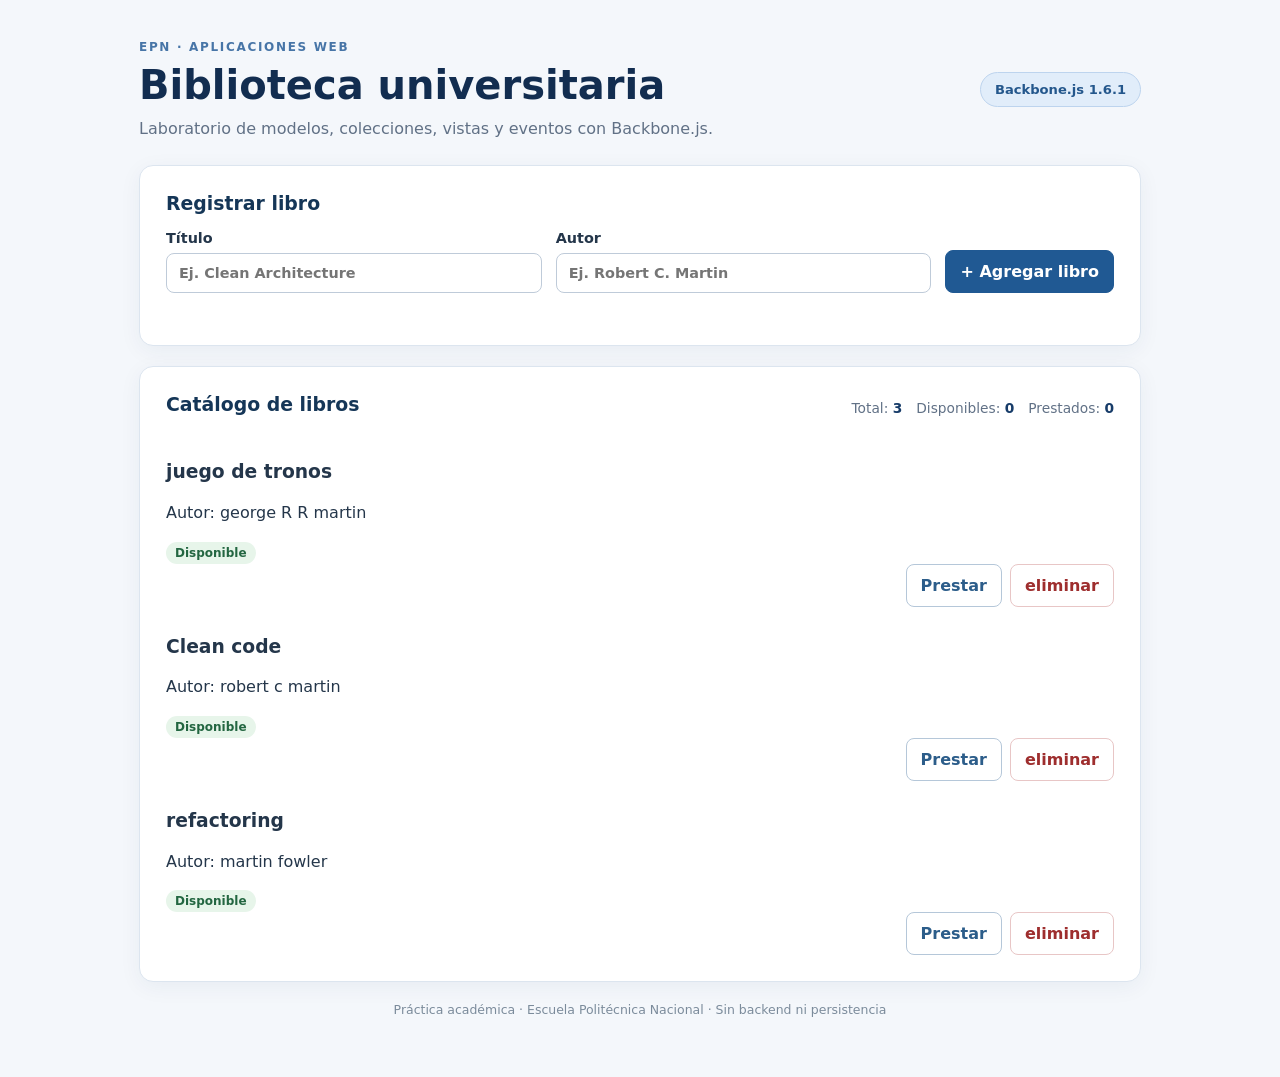
<file: proyecto_base_backbone/index.html>
<!DOCTYPE html>
<html lang="es">
<head>
  <meta charset="UTF-8">
  <meta name="viewport" content="width=device-width, initial-scale=1.0">
  <title>Biblioteca EPN | Laboratorio Backbone.js</title>
  <link rel="stylesheet" href="css/styles.css">
</head>
<body>
  <main class="contenedor">
    <header class="encabezado">
      <div>
        <p class="etiqueta">EPN · APLICACIONES WEB</p>
        <h1>Biblioteca universitaria</h1>
        <p class="subtitulo">Laboratorio de modelos, colecciones, vistas y eventos con Backbone.js.</p>
      </div>
      <span class="chip">Backbone.js 1.6.1</span>
    </header>

    <section class="panel" aria-labelledby="titulo-registro">
      <h2 id="titulo-registro">Registrar libro</h2>
      <form id="form-libro">
        <div class="fila-formulario">
          <label>Título
            <input id="titulo" name="titulo" placeholder="Ej. Clean Architecture" required maxlength="100">
          </label>
          <label>Autor
            <input id="autor" name="autor" placeholder="Ej. Robert C. Martin" required maxlength="100">
          </label>
          <button type="submit" class="boton boton-principal">+ Agregar libro</button>
        </div>
        <p id="mensaje" class="mensaje" role="status" aria-live="polite"></p>
      </form>
    </section>

    <section class="panel" aria-labelledby="titulo-catalogo">
      <div class="cabecera-seccion">
        <h2 id="titulo-catalogo">Catálogo de libros</h2>
        <div class="resumen">
          <span>Total: <strong id="total">0</strong></span>
          <span>Disponibles: <strong id="disponibles">0</strong></span>
          <span>Prestados: <strong id="prestados">0</strong></span>
        </div>
      </div>
      <div id="lista-libros" class="lista-libros" aria-live="polite">
        <p class="vacio">Aún no hay libros. Continúa con los pasos del tutorial.</p>
      </div>
    </section>
    <footer>Práctica académica · Escuela Politécnica Nacional · Sin backend ni persistencia</footer>
  </main>
  <!-- IMPORTANTE: el orden de las bibliotecas es relevante -->
  <script src="lib/jquery-3.7.1.min.js"></script>
  <script src="lib/underscore-1.13.7.min.js"></script>
  <script src="lib/backbone-1.6.1.min.js"></script>
  <!-- Código del estudiante: primero las clases, luego la aplicación -->
  <script src="js/modelo.js"></script>
  <script src="js/coleccion.js"></script>
  <script src="js/vista.js"></script>
  <script src="js/app.js"></script>
</body>
</html>
</file>
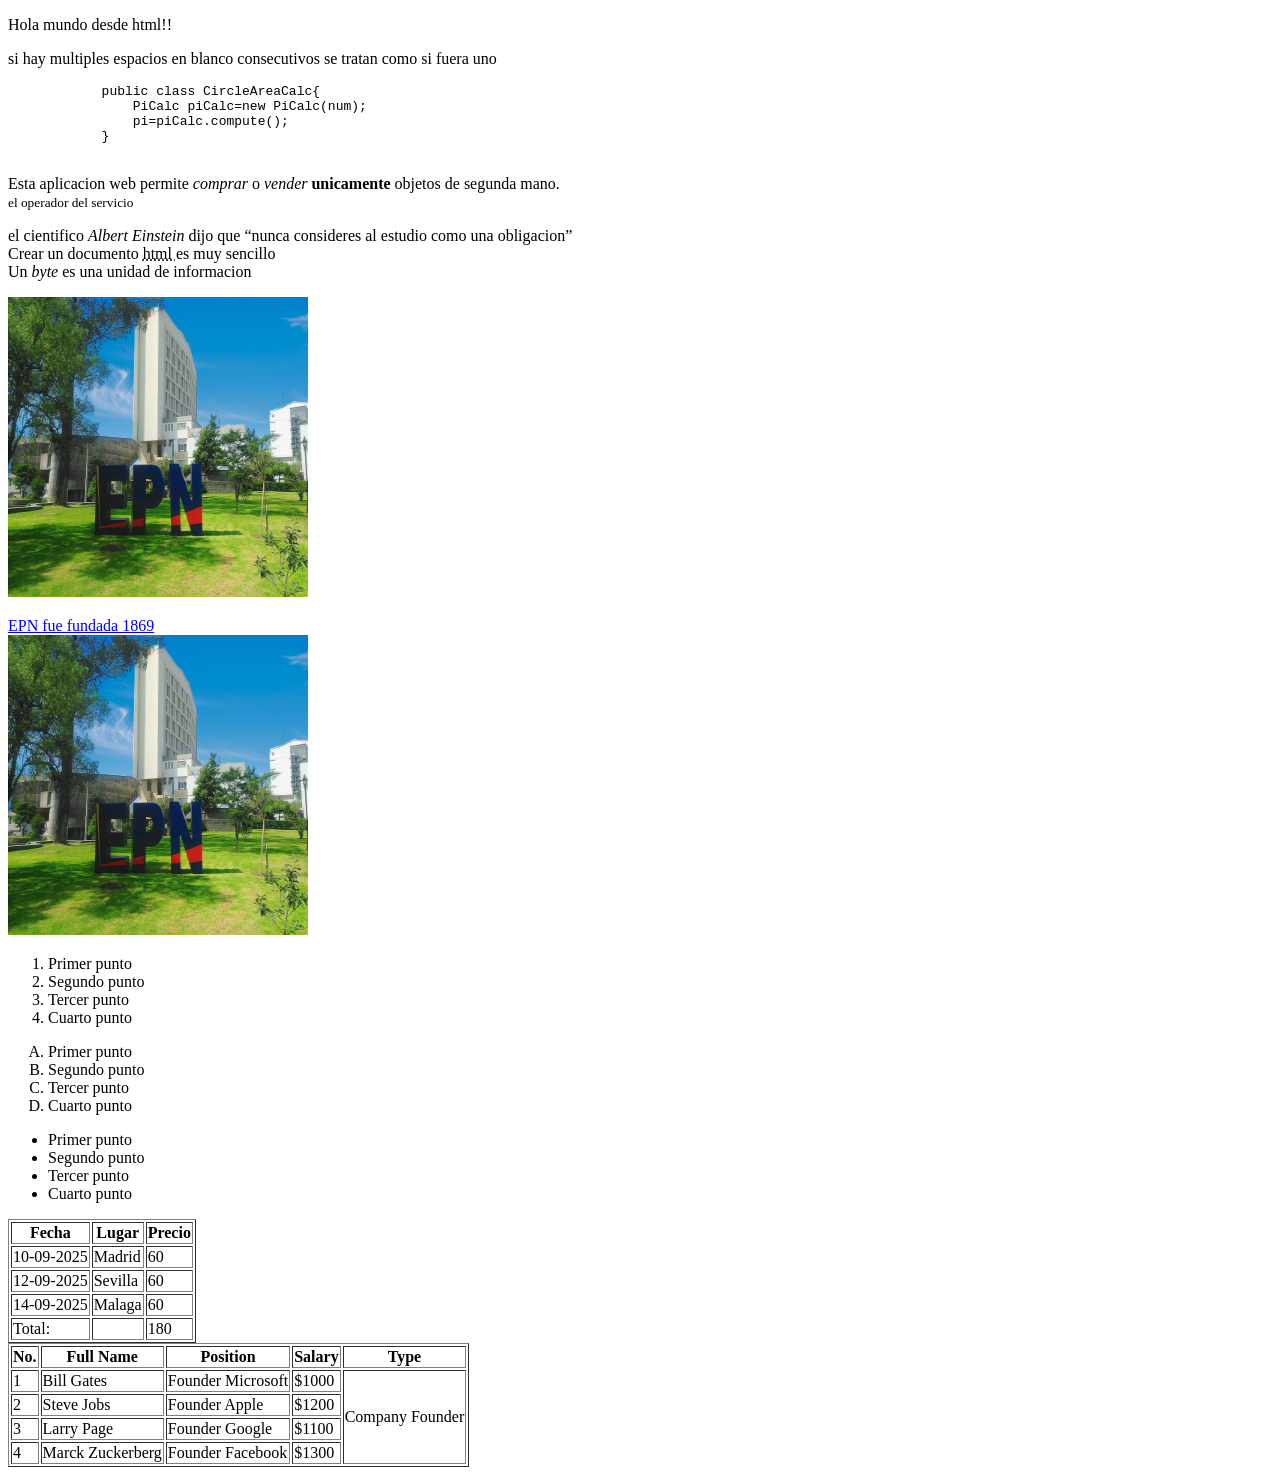
<file: Web-01/index.html>
<!DOCTYPE html>
<html>
    <head>
        <meta http-eqiv="content-type" content="text/html";
        charset="UTF-8">
        <meta charset="UTF-8"> 
        <title>Mi primera pagina web</title>
    </head>
    <body>
        <p>Hola mundo desde html!!</p> <!-- COMENTARIO PARRAFO-->
        <!--Espacios en blanco y fin de linea-->
        <p> si hay multiples espacios     en blanco consecutivos
            se tratan  como si  fuera uno  
        </p>
        <pre>
            public class CircleAreaCalc{
                PiCalc piCalc=new PiCalc(num);
                pi=piCalc.compute();
            }
        </pre>

        <p>Esta aplicacion web permite <em>comprar</em>
            o <em>vender</em> <strong>unicamente</strong> objetos de 
            segunda mano. 
            <br> <!--salto de linea br-->
            <small>el operador del servicio</small>
        </p>

        <p>el cientifico <cite>Albert Einstein</cite> dijo que 
            <q>nunca consideres al estudio como una obligacion</q>
            <br>
            Crear un documento <abbr title="Hypertext Markup Language">
                html
            </abbr> es muy sencillo
            <br>
            Un <dfn>byte</dfn> es una unidad de informacion
            
        </p>

        <p>
            <img src="./img/epn.jpg" width="300" height="300">
        </p>
        <!--enlaces o links-->
        <a href="https://www.epn.edu.ec/" target="_blank">
            EPN fue fundada 1869</a>

        <a href="https://www.epn.edu.ec/" target="_blank">
            <br>
        <img src="./img/epn.jpg" width="300" height="300"></a>    


        <!--listas ordenadas-->
        <ol>
            <li>Primer punto</li>
            <li>Segundo punto</li>
            <li>Tercer punto</li>
            <li>Cuarto punto</li>
        </ol>
        <ol type="A">
            <li>Primer punto</li>
            <li>Segundo punto</li>
            <li>Tercer punto</li>
            <li>Cuarto punto</li>
        </ol>
        <ul>
            <li>Primer punto</li>
            <li>Segundo punto</li>
            <li>Tercer punto</li>
            <li>Cuarto punto</li>
        </ul>

        <table border="1">
            <thead>
                <tr><th>Fecha</th><th>Lugar</th><th>Precio</th>
                </tr>
            </thead>

            <tbody>
                <tr><td>10-09-2025</td><td>Madrid</td><td>60</td></tr>
                <tr><td>12-09-2025</td><td>Sevilla</td><td>60</td></tr>
                <tr><td>14-09-2025</td><td>Malaga</td><td>60</td></tr>
            </tbody>
            <tfoot>
                <tr><td>Total:</td><td></td><td>180</td></tr>
            </tfoot>
        </table>



        <table border="1">
            <thead>
                <tr><th>No.</th><th>Full Name</th><th>Position</th><th>Salary</th><th>Type</th>
                </tr>
            </thead>

            <tbody>
                <tr><td>1</td><td>Bill Gates</td><td>Founder Microsoft</td><td>$1000</td><td rowspan="4">Company Founder</td></tr>
                <tr><td>2</td><td>Steve Jobs</td><td>Founder Apple</td><td>$1200</td></tr>
                <tr><td>3</td><td>Larry Page</td><td>Founder Google</td><td>$1100</td></tr>
                <tr><td>4</td><td>Marck Zuckerberg</td><td>Founder Facebook</td><td>$1300</td></tr>
            </tbody>
        </table>


    </body>
</html>
</file>
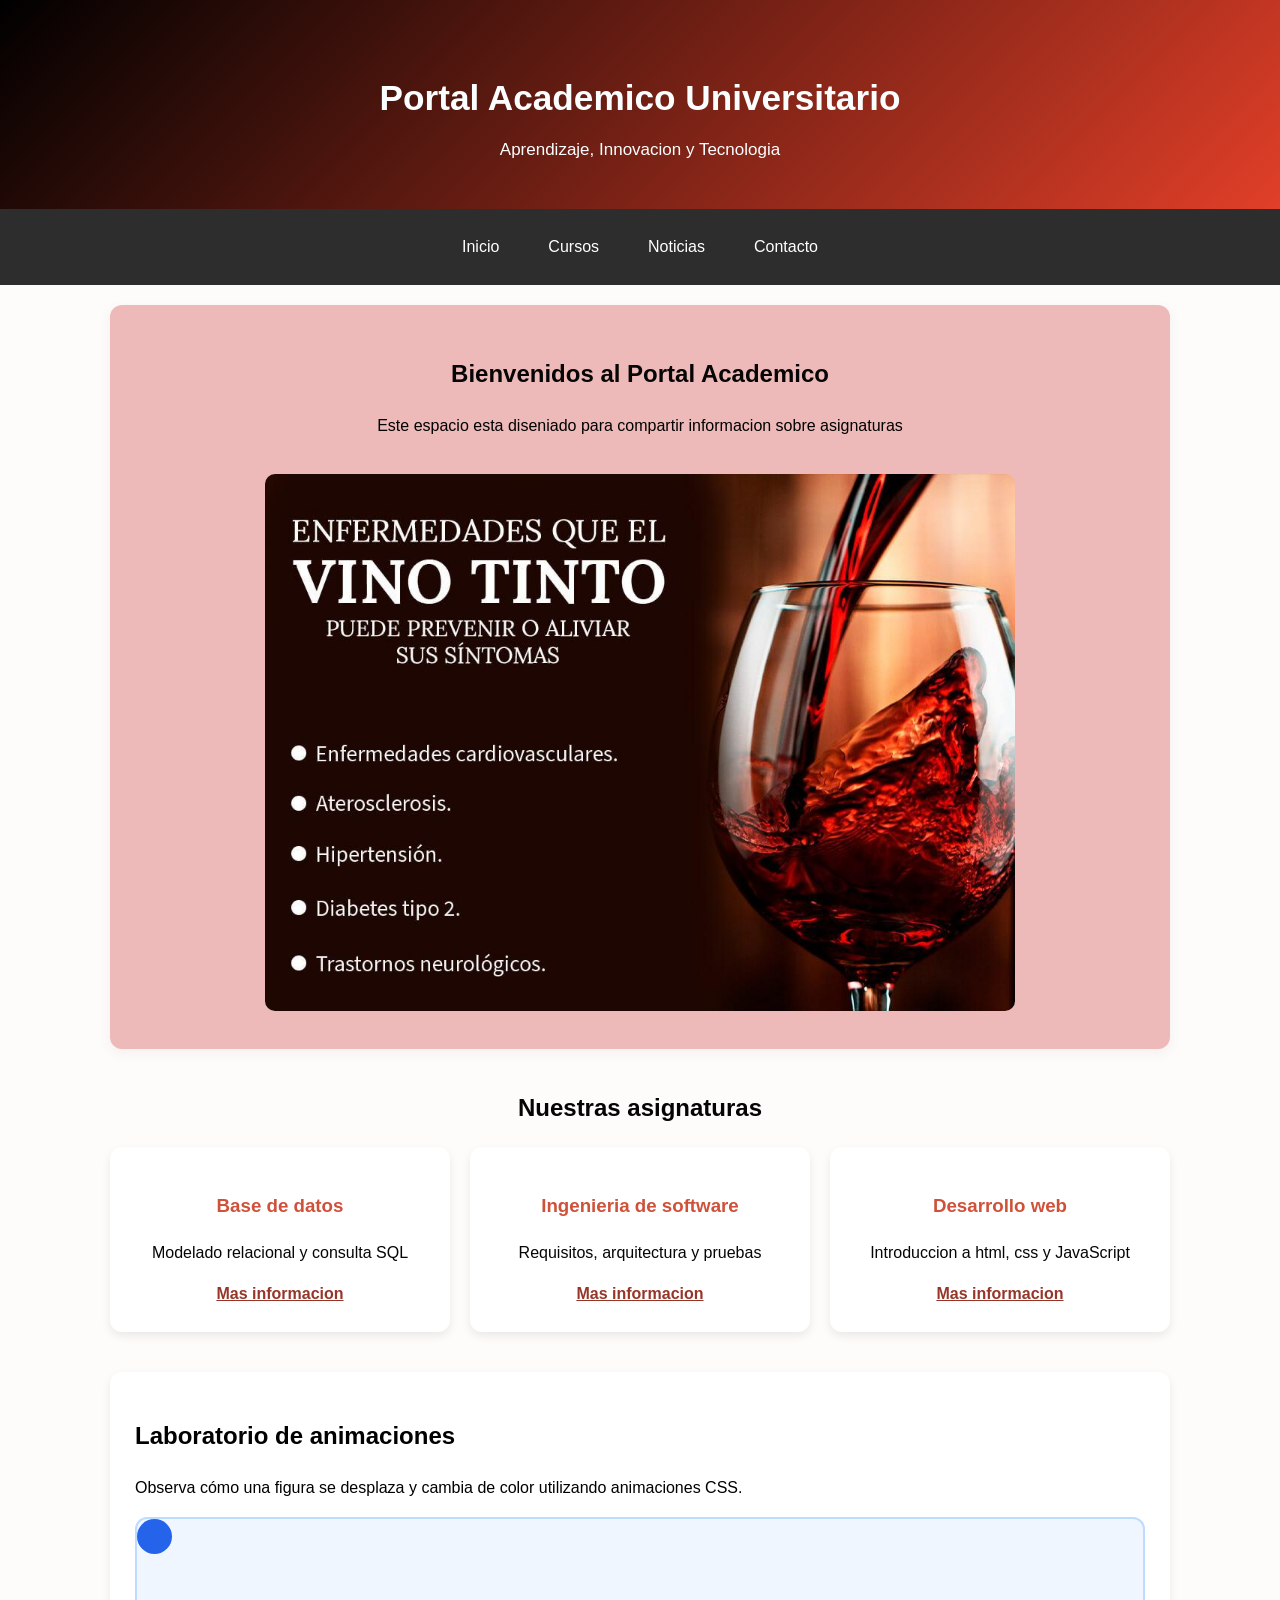
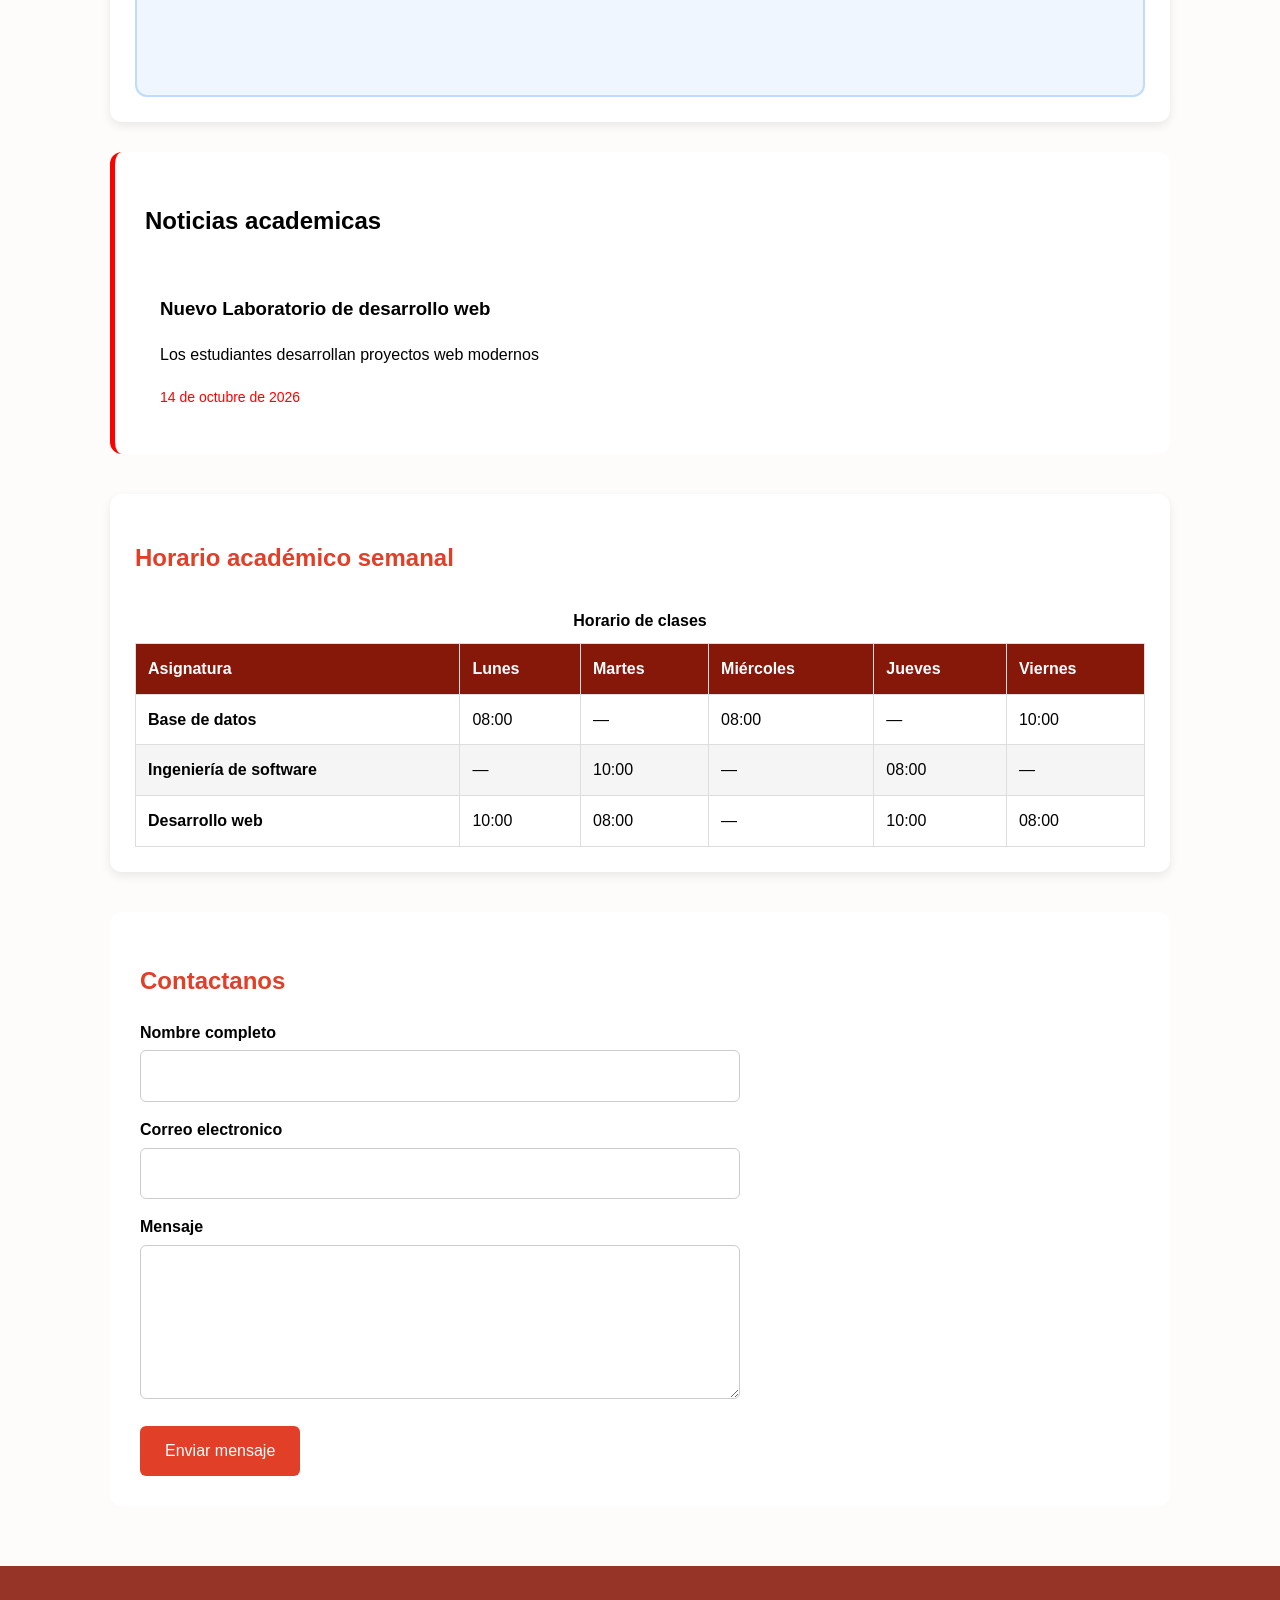
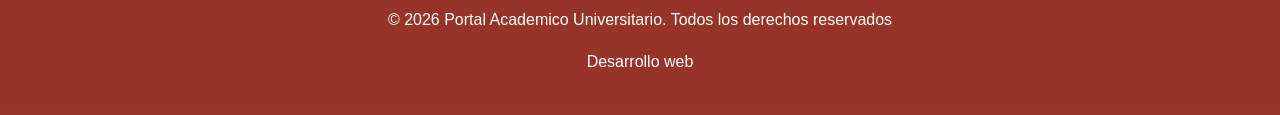
<file: Web-02/index.html>
<!DOCTYPE html>
<html lang="es">
    <head>
        <meta charset="UTF-8">
        <meta name="viewport"
            content="width=device-width, initial-scale=1.0">
        <title>Portal Academico Universitario</title>
        <link rel="stylesheet" href="css/estilos.css">
        
    </head>
    <body>
        <header class="encabezado">
            <h1>Portal Academico Universitario</h1>
            <!--<h1>Portal Academico Universitario</h1>
            <style>
                h1{
                    color: blueviolet;
                }
            </style>-->
            <p>Aprendizaje, Innovacion y Tecnologia</p>
        </header>
           
        <nav class="navegacion" aria-label="Menu Principal">
            <ul>
                <li><a href="#inicio">Inicio</a></li>
                <li><a href="#cursos">Cursos</a></li>
                <li><a href="#noticias">Noticias</a></li>
                <li><a href="#contacto">Contacto</a></li>
            </ul>
        </nav>
        <!--contenido principal-->
        <main>
            <section id="inicio" class="bienvenida" >
                <h2 style="color: rgb(7, 6, 6);">Bienvenidos al Portal Academico</h2>
                <p>Este espacio esta diseniado para compartir 
                    informacion sobre asignaturas
                </p>
                <img src="img/epn.jpeg" 
                alt="campus universitario"
                class="imagen-principal" width="300" height="300">

            </section>

            <section id="cursos" class="seccion-cursos">
                <h2>Nuestras asignaturas</h2>
                <div class="contenedor-cursos">
                    <article class="tarjeta">
                        <h3>Base de datos</h3>
                        <p>Modelado relacional y consulta SQL</p>
                        <a href="#contacto">Mas informacion</a>
                    </article>
                    <article class="tarjeta">
                        <h3>Ingenieria de software</h3>
                        <p>Requisitos, arquitectura y pruebas</p>
                        <a href="#contacto">Mas informacion</a>
                    </article>
                    <article class="tarjeta">
                        <h3>Desarrollo web</h3>
                        <p>Introduccion a html, css y JavaScript</p>
                        <a href="#contacto">Mas informacion</a>
                    </article>
                </div>
            </section>

            
            <section class="laboratorio-animacion" id="animaciones">
                <h2>Laboratorio de animaciones</h2>
                <p>
                    Observa cómo una figura se desplaza y cambia de color
                    utilizando animaciones CSS.
                </p>

                <div class="escenario">
                    <div class="pelota"></div>
                </div>
            </section>


            <section id="noticias" class="noticias">
                <h2>Noticias academicas</h2>
                <article>
                    <h3>Nuevo Laboratorio de desarrollo web</h3>
                    <p>Los estudiantes desarrollan proyectos web modernos</p>
                    <time datetime="2026-10-14">
                        14 de octubre de 2026
                    </time>
                </article>
            </section>

            
            <section class="horario">
                <h2>Horario académico semanal</h2>

                <div class="tabla-responsive"
                    role="region"
                    aria-label="Horario académico"
                    tabindex="0">

                    <table>
                        <caption>Horario de clases</caption>

                        <thead>
                            <tr>
                                <th scope="col">Asignatura</th>
                                <th scope="col">Lunes</th>
                                <th scope="col">Martes</th>
                                <th scope="col">Miércoles</th>
                                <th scope="col">Jueves</th>
                                <th scope="col">Viernes</th>
                            </tr>
                        </thead>

                        <tbody>
                            <tr>
                                <th scope="row">Base de datos</th>
                                <td>08:00</td>
                                <td>—</td>
                                <td>08:00</td>
                                <td>—</td>
                                <td>10:00</td>
                            </tr>
                            <tr>
                                <th scope="row">Ingeniería de software</th>
                                <td>—</td>
                                <td>10:00</td>
                                <td>—</td>
                                <td>08:00</td>
                                <td>—</td>
                            </tr>
                            <tr>
                                <th scope="row">Desarrollo web</th>
                                <td>10:00</td>
                                <td>08:00</td>
                                <td>—</td>
                                <td>10:00</td>
                                <td>08:00</td>
                            </tr>
                        </tbody>
                    </table>
                </div>
            </section>

            <section id="contacto" class="contacto">
                <h2>Contactanos</h2>
                <form action="https://httweb.org/post" method="post">
                    <label for="nombre">Nombre completo</label>
                    <input type="text" id="nombre" name="nombre" required>
                    <label for="correo">Correo electronico</label>
                    <input type="email" id="correo" name="correo" required>
                    <label for="mensaje">Mensaje</label>
                    <textarea id="mensaje" name="mensaje" rows="5" required></textarea>
                    <button type="submit">Enviar mensaje</button>
                </form>
            </section>
            
        </main>
        <footer class="pie-pagina">
            <p>
                &copy; 2026 Portal Academico Universitario.
                Todos los derechos reservados
            </p>
            <p>Desarrollo web</p>
        </footer>
        
    </body>
</html>
</file>
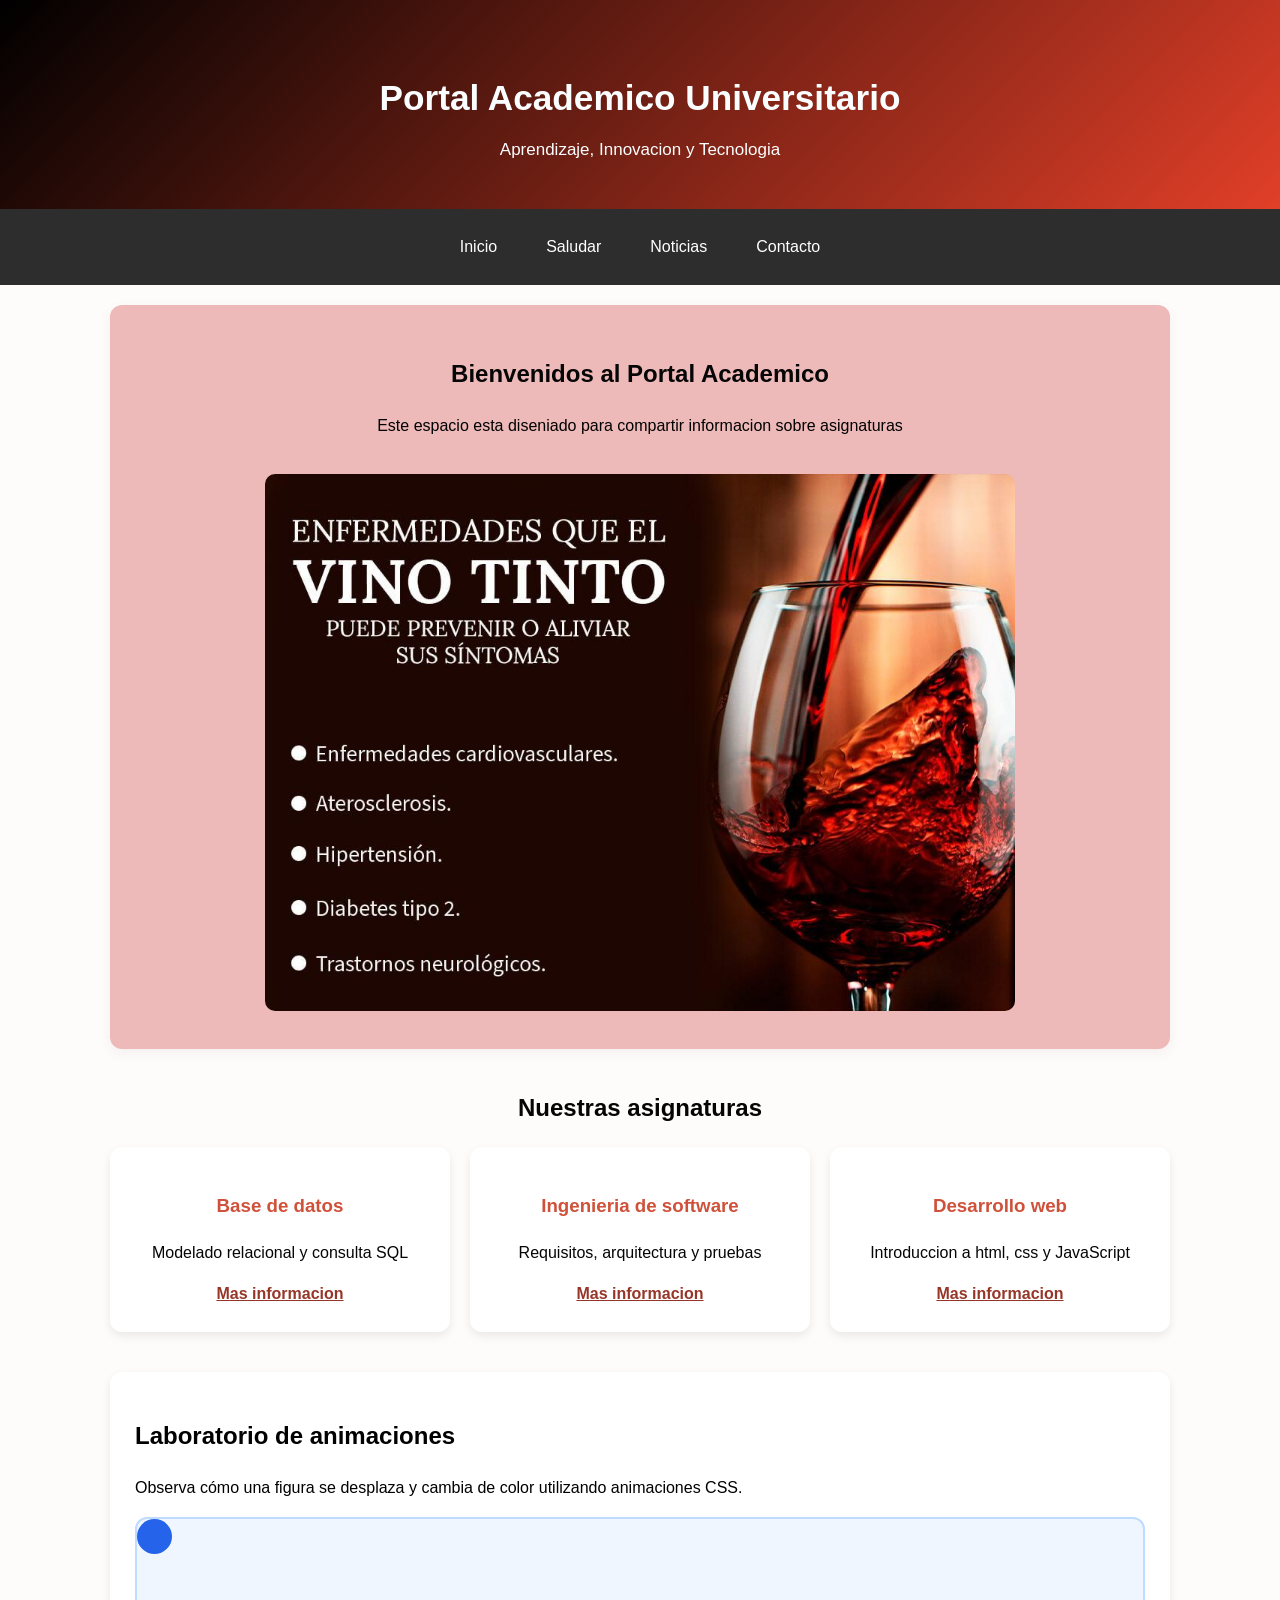
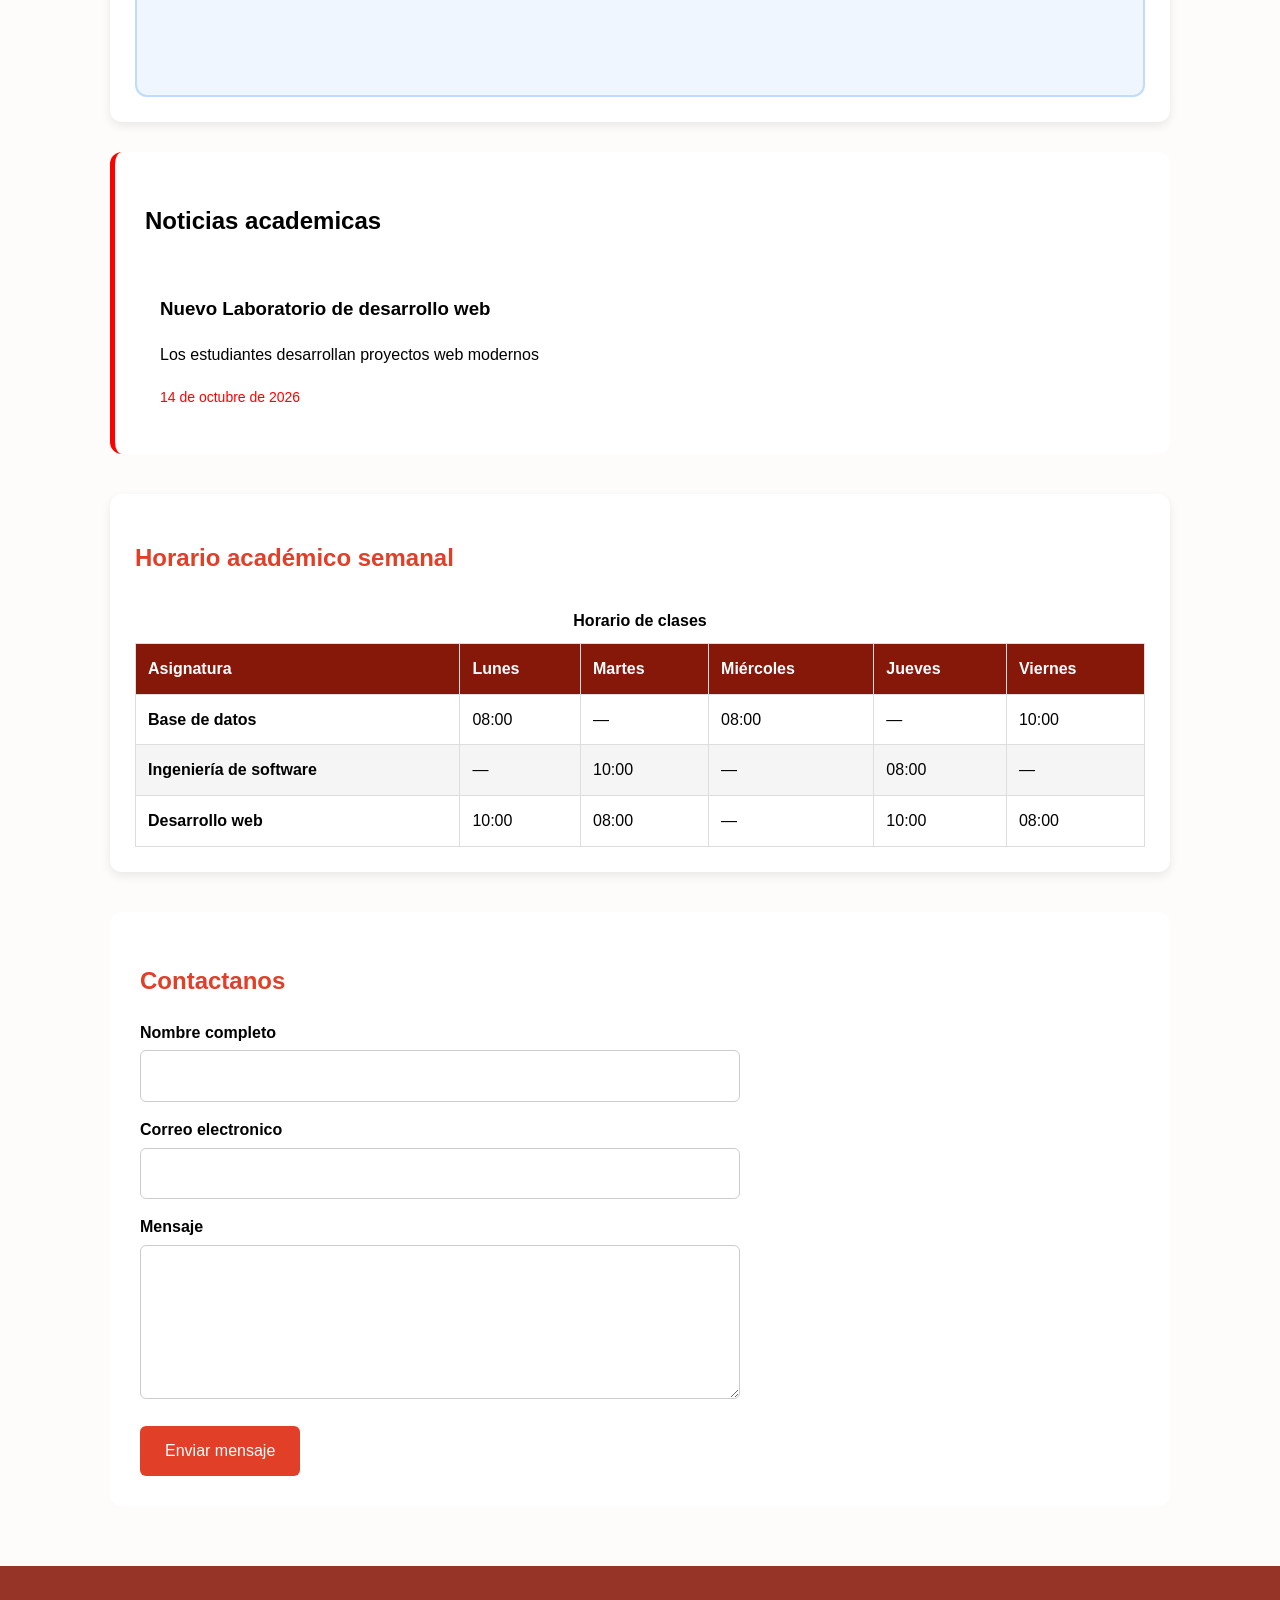
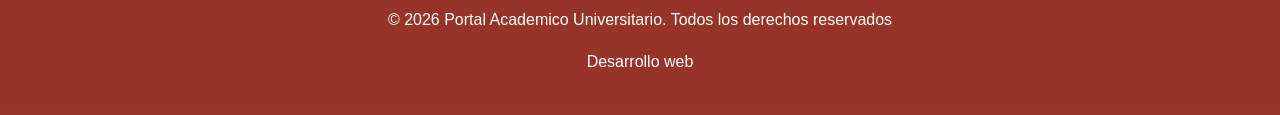
<file: Web-03/index.html>
<!DOCTYPE html>
<html lang="es">
    <head>
        <meta charset="UTF-8">
        <meta name="viewport"
            content="width=device-width, initial-scale=1.0">
        <title>Portal Academico Universitario</title>
        <link rel="stylesheet" href="css/estilos.css">
        
    </head>
    <body>
        <header class="encabezado">
            <h1>Portal Academico Universitario</h1>
            <!--<h1>Portal Academico Universitario</h1>
            <style>
                h1{
                    color: blueviolet;
                }
            </style>-->
            <p>Aprendizaje, Innovacion y Tecnologia</p>
        </header>
           
        <nav class="navegacion" aria-label="Menu Principal">
            <ul>
                <li><a href="#inicio">Inicio</a></li>
                <li><a href="saludar.html">Saludar</a></li>
                <li><a href="#noticias">Noticias</a></li>
                <li><a href="#contacto">Contacto</a></li>
            </ul>
        </nav>
        <!--contenido principal-->
        <main>
            <section id="inicio" class="bienvenida" >
                <h2 style="color: rgb(7, 6, 6);">Bienvenidos al Portal Academico</h2>
                <p>Este espacio esta diseniado para compartir 
                    informacion sobre asignaturas
                </p>
                <img src="img/epn.jpeg" 
                alt="campus universitario"
                class="imagen-principal" width="300" height="300">

            </section>

            <section id="cursos" class="seccion-cursos">
                <h2>Nuestras asignaturas</h2>
                <div class="contenedor-cursos">
                    <article class="tarjeta">
                        <h3>Base de datos</h3>
                        <p>Modelado relacional y consulta SQL</p>
                        <a href="#contacto">Mas informacion</a>
                    </article>
                    <article class="tarjeta">
                        <h3>Ingenieria de software</h3>
                        <p>Requisitos, arquitectura y pruebas</p>
                        <a href="#contacto">Mas informacion</a>
                    </article>
                    <article class="tarjeta">
                        <h3>Desarrollo web</h3>
                        <p>Introduccion a html, css y JavaScript</p>
                        <a href="#contacto">Mas informacion</a>
                    </article>
                </div>
            </section>

            
            <section class="laboratorio-animacion" id="animaciones">
                <h2>Laboratorio de animaciones</h2>
                <p>
                    Observa cómo una figura se desplaza y cambia de color
                    utilizando animaciones CSS.
                </p>

                <div class="escenario">
                    <div class="pelota"></div>
                </div>
            </section>


            <section id="noticias" class="noticias">
                <h2>Noticias academicas</h2>
                <article>
                    <h3>Nuevo Laboratorio de desarrollo web</h3>
                    <p>Los estudiantes desarrollan proyectos web modernos</p>
                    <time datetime="2026-10-14">
                        14 de octubre de 2026
                    </time>
                </article>
            </section>

            
            <section class="horario">
                <h2>Horario académico semanal</h2>

                <div class="tabla-responsive"
                    role="region"
                    aria-label="Horario académico"
                    tabindex="0">

                    <table>
                        <caption>Horario de clases</caption>

                        <thead>
                            <tr>
                                <th scope="col">Asignatura</th>
                                <th scope="col">Lunes</th>
                                <th scope="col">Martes</th>
                                <th scope="col">Miércoles</th>
                                <th scope="col">Jueves</th>
                                <th scope="col">Viernes</th>
                            </tr>
                        </thead>

                        <tbody>
                            <tr>
                                <th scope="row">Base de datos</th>
                                <td>08:00</td>
                                <td>—</td>
                                <td>08:00</td>
                                <td>—</td>
                                <td>10:00</td>
                            </tr>
                            <tr>
                                <th scope="row">Ingeniería de software</th>
                                <td>—</td>
                                <td>10:00</td>
                                <td>—</td>
                                <td>08:00</td>
                                <td>—</td>
                            </tr>
                            <tr>
                                <th scope="row">Desarrollo web</th>
                                <td>10:00</td>
                                <td>08:00</td>
                                <td>—</td>
                                <td>10:00</td>
                                <td>08:00</td>
                            </tr>
                        </tbody>
                    </table>
                </div>
            </section>

            <section id="contacto" class="contacto">
                <h2>Contactanos</h2>
                <form action="https://httweb.org/post" method="post">
                    <label for="nombre">Nombre completo</label>
                    <input type="text" id="nombre" name="nombre" required>
                    <label for="correo">Correo electronico</label>
                    <input type="email" id="correo" name="correo" required>
                    <label for="mensaje">Mensaje</label>
                    <textarea id="mensaje" name="mensaje" rows="5" required></textarea>
                    <button type="submit">Enviar mensaje</button>
                </form>
            </section>
            
        </main>
        <footer class="pie-pagina">
            <p>
                &copy; 2026 Portal Academico Universitario.
                Todos los derechos reservados
            </p>
            <p>Desarrollo web</p>
        </footer>
        
    </body>
</html>
</file>
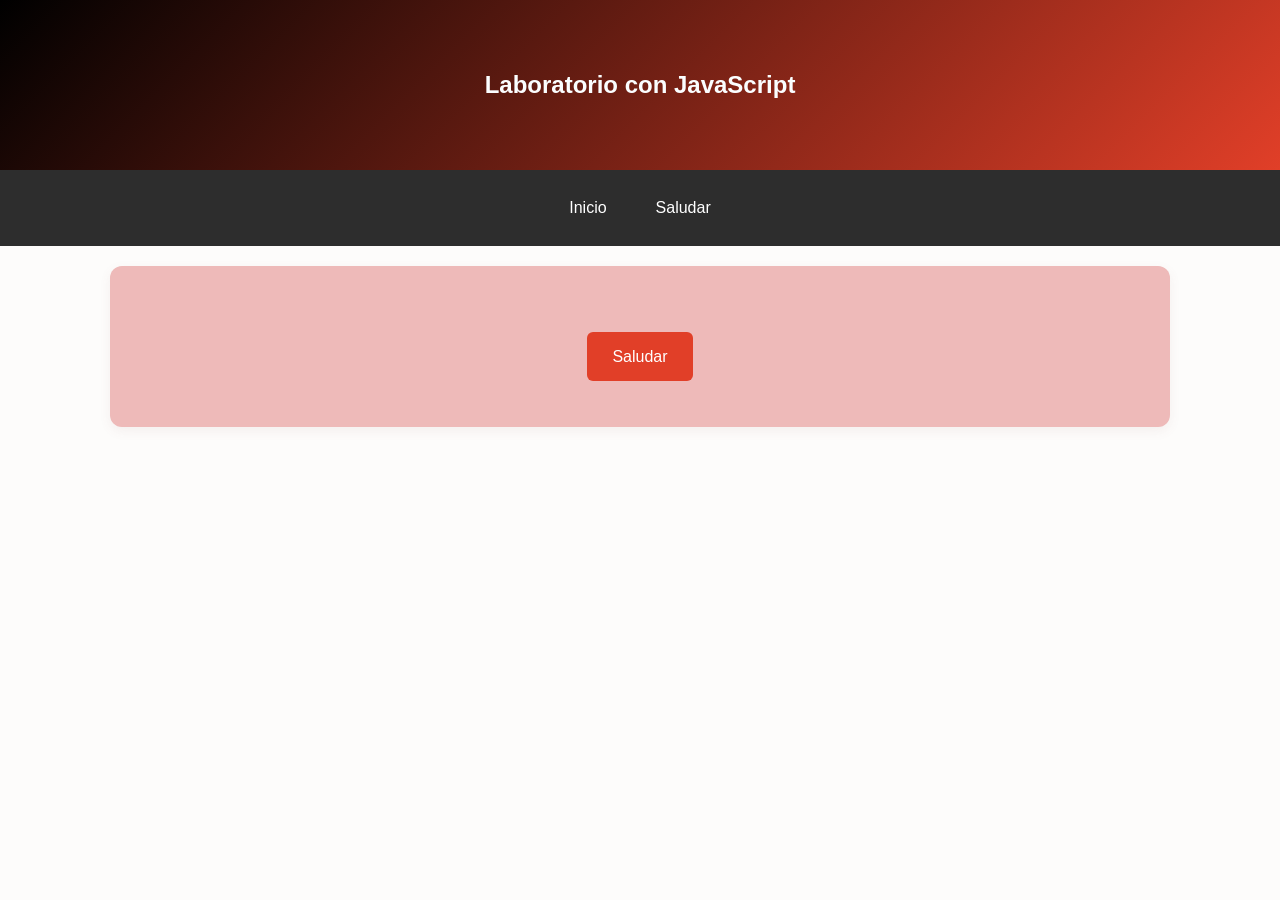
<file: Web-03/saludar.html>
<!DOCTYPE html>
<html>
    <head>
        <meta charset="UTF-8">
        <title>Introduccion a JS</title>
        <link rel="stylesheet" href="css/estilos.css">
    </head>
    <body>
        <header class="encabezado">
            <h2>Laboratorio con JavaScript</h2>
        </header>
        <nav class="navegacion" aria-label="Menu Principal">
            <ul>
                <li><a href="index.html">Inicio</a></li>
                <li><a href="saludar.html">Saludar</a></li>
            </ul>
        </nav>
        
        
        <main>
            <section id="inicio" class="bienvenida">
                <p id="dato"></p>
            
                <button onclick="saludar()"> Saludar </button>
                <p id="resultado"></p>
            </section>
            <script src="script.js">
                //objeto en JS
                let persona={
                    nombre: "Fernando",
                    saludar: function(){
                        return "Hola "+this.nombre;
                    }
                }
                console.log(persona.saludar())
                document.getElementById("dato").innerHTML="mensaje "+persona.saludar();
            </script>
        
        </main>
    </body>
</html>
</file>
<file: proyecto_base_backbone/css/styles.css>
/* Estilos proporcionados: el objetivo del laboratorio es aprender Backbone.js */
:root { color-scheme: light; font-family: system-ui, -apple-system, Segoe UI, Arial, sans-serif;
  --azul:#153e73; --azul2:#22599a; --borde:#dce5ef; --fondo:#f4f7fb; --texto:#24364a; }
* { box-sizing: border-box; }
body { margin:0; background:var(--fondo); color:var(--texto); }
.contenedor { max-width:1050px; margin:0 auto; padding:38px 24px 60px; }
.encabezado { display:flex; align-items:center; justify-content:space-between; gap:18px; margin-bottom:24px; }
h1 { margin:5px 0 9px; color:#122d50; font-size:clamp(1.7rem,4vw,2.5rem); }
h2 { color:#153657; margin:0 0 16px; font-size:1.18rem; }
p { line-height:1.55; }
.etiqueta { text-transform:uppercase; letter-spacing:.14em; font-size:.75rem; font-weight:750; color:#4775a7; margin:0; }
.subtitulo { margin:0; color:#617186; }
.chip { color:#24578c; background:#e1edfa; border:1px solid #bdd4ee; padding:9px 14px; border-radius:100px; white-space:nowrap; font-size:.82rem; font-weight:650; }
.panel { background:#fff; border:1px solid var(--borde); box-shadow:0 5px 22px rgba(22,57,93,.055); border-radius:14px; padding:26px; margin-bottom:20px; }
.fila-formulario { display:grid; grid-template-columns:1fr 1fr auto; gap:14px; align-items:end; }
label { display:flex; flex-direction:column; gap:7px; font-size:.9rem; font-weight:600; }
input { border:1px solid #bfcbd9; padding:11px 12px; border-radius:8px; font:inherit; width:100%; background:white; }
input:focus-visible, button:focus-visible { outline:3px solid #82adfa; outline-offset:2px; }
.boton { border:1px solid #b5c7d9; border-radius:8px; padding:11px 14px; font:inherit; font-weight:650; cursor:pointer; background:white; color:#24517e; }
.boton:hover { filter:brightness(.95); }
.boton-principal { background:#205993; border-color:#205993; color:white; }
.boton-peligro { color:#9e2e2e; border-color:#e8c6c6; }
.boton-secundario { color:#2c5d8a; }
.mensaje { margin:10px 0 0; font-size:.87rem; min-height:1.1em; color:#245786; }
.mensaje.error { color:#ae3232; }
.cabecera-seccion { display:flex; flex-wrap:wrap; align-items:center; justify-content:space-between; gap:12px; }
.cabecera-seccion h2 { margin-bottom:8px; }
.resumen { display:flex; gap:14px; flex-wrap:wrap; font-size:.86rem; color:#617186; }
.resumen strong { color:#173c69; }
.lista-libros { display:grid; gap:10px; margin-top:20px; }
.libro { display:flex; align-items:center; justify-content:space-between; gap:15px; border:1px solid var(--borde); padding:16px; border-radius:10px; background:#fff; }
.libro h3 { margin:0 0 5px; font-size:1rem; color:#163a60; }
.libro p { margin:0 0 7px; color:#637387; font-size:.85rem; }
.insignia { display:inline-flex; align-items:center; border-radius:100px; padding:4px 9px; font-size:.75rem; font-weight:700; background:#e7f5ea; color:#236641; }
.insignia.prestado { background:#fff0dc; color:#995c10; }
.acciones { display:flex; gap:8px; flex-wrap:wrap; justify-content:flex-end; }
.vacio { text-align:center; color:#6b7e92; border:1px dashed #bccfe1; padding:26px; border-radius:10px; }
footer { color:#7b8b9b; font-size:.78rem; text-align:center; }
@media(max-width:730px) { .contenedor{padding:18px 12px} .encabezado{align-items:start;flex-direction:column} .fila-formulario{grid-template-columns:1fr} .panel{padding:16px} .libro{align-items:start;flex-direction:column} .acciones{width:100%} }
</file>
<file: Web-02/css/estilos.css>
/* configuracion general */
*{
    box-sizing: border-box;
}

body{
    margin: 0;
    font-family: Arial, Helvetica, sans-serif;
    background-color: #fdfbfaab;
    color: rgb(0, 0, 0);
    line-height: 1.6;
}

html{
    scroll-behavior: smooth;
}

main{
    max-width: 1100px;
    margin: 0 auto;
    padding: 20px;
}

section{
    margin-bottom: 40px;
}

.encabezado{
    background: linear-gradient(
        135deg, #000000, #E13F28
    );
    color: rgb(251, 254, 255);
    text-align: center;
    padding: 46px 20px;
}

.encabezado h1{
    font-size: 32px;
    margin-bottom: 10px;
}

.encabezado p{
    font-size: 17px;
    margin: 0;
}

.navegacion{
    background-color: rgba(3, 3, 3, 0.829);
    padding: 15px;
}

.navegacion ul {
    display: flex;
    justify-content: center;
    flex-wrap: wrap;
    gap: 12px 25px;
    list-style: none;
    padding: 0;
    margin: 0;
}

.navegacion a {
    display: inline-block;
    padding: 10px 12px;
    color: white;
    text-decoration: none;
    border-radius: 6px;
}


.navegacion a:hover{
    color: rgb(245, 73, 73);
}

.bienvenida{
    background-color: rgb(238, 186, 185);
    padding: 30px;
    border-radius:12px ;
    text-align: center;
    box-shadow: 0 4px 12px rgba(143, 92, 92, 0.08);
}

.bienvenida h2{
    color: #000000;
}

.imagen-principal{
    width: 100%;
    max-width: 750px;
    height: auto;
    border-radius: 10px;
    margin-top: 20px;
}
.seccion-cursos{
    text-align: center;
    color: rgb(5, 5, 5);
}

.contenedor-cursos {
    display: grid;
    grid-template-columns: repeat(auto-fit, minmax(min(100%, 250px), 1fr));
    gap: 20px;
    width: 100%;
}


.tarjeta{
    background-color: white;
    padding: 25px;
    border-radius: 12px;
    box-shadow: 0 4px 10px rgba(0,0,0,0.08);
    transition: transform 0.3s ease, box-shadow .03s ease;
}

.tarjeta h3{
    color: rgba(196, 39, 11, 0.808);
}
.tarjeta a{
    color: #861809de;
    font-weight: bold;
}
.tarjeta:hover{
    transform: translateY(-8px);
    box-shadow: 0 10px 20px rgba(0,0,0,0.15);
}
.noticias{
    background-color: white;
    padding: 30px;
    border-radius: 12px;
    border-left: 5px solid red;
}
.noticias article{
    padding: 15px;
    background-color: white;
    border-radius: 8px;
}
.noticias time{
    color: red;
    font-size: 14px;
}

.contacto{
    background-color: white;
    padding: 30px;
    border-radius: 12px;
}
.contacto h2{
    color: #E13F28;
}

.contacto form{
    max-width: 600px;
    margin: 0;
}
.contacto label{
    display: block;
    margin-top: 15px;
    margin-bottom: 5px;
    font-weight: bold;
}
.contacto input,
.contacto textarea{
    width: 100%;
    padding: 12px;
    border: 1px solid white;
    border-radius: 6px;
    font: inherit;
}
.contacto input:focus,
.contacto textarea:focus{
    outline: 2px solid rgba(131, 16, 16, 0.836);
    outline-offset: 1px;
}
.contacto button{
    margin-top: 20px;
    padding: 12px 25px;
    background-color: #E13F28;
    color: white;
    border: none;
    border-radius: 6px;
    font-size: 16px;
    transition: background-color 0.3s;
}
.contacto button:hover{
    background-color: #9e1c0bd3;
}
.pie-pagina{
    background-color: #861809de;
    color: white;
    text-align: center;
    padding: 25px;
}

/* Imágenes, controles y elementos adaptables */
img {
    max-width: 100%;
    height: auto;
}

input,
textarea,
button {
    max-width: 100%;
    font: inherit;
}

.contacto input,
.contacto textarea {
    border: 1px solid #ccc;
}

/* Tabletas: de 601 a 1024 px */
@media (min-width: 601px) and (max-width: 1024px) {
    main {
        padding: 20px;
    }

    .encabezado h1 {
        font-size: 1.8rem;
    }

    .contenedor-cursos {
        grid-template-columns: repeat(
            auto-fit,
            minmax(min(100%, 230px), 1fr)
        );
    }
}

/* Teléfonos: hasta 600 px */
@media (max-width: 600px) {
    .encabezado {
        padding: 25px 12px;
    }

    .encabezado h1 {
        font-size: 1.4rem;
    }

    .encabezado p {
        font-size: 1rem;
    }

    .navegacion ul {
        flex-direction: column;
        align-items: stretch;
        gap: 5px;
    }

    .navegacion a {
        display: block;
        text-align: center;
    }

    main {
        padding: 12px;
    }

    .bienvenida,
    .contacto,
    .noticias {
        padding: 18px;
    }

    .tarjeta {
        padding: 18px;
    }

    .imagen-principal {
        width: 100%;
    }

    .contacto form {
        width: 100%;
    }

    .contacto input,
    .contacto textarea {
        width: 100%;
    }
}

/* Escritorio */
@media (min-width: 1025px) {
    .encabezado h1 {
        font-size: 2.2rem;
    }
}
/* Laboratorio de animaciones */
.laboratorio-animacion {
    padding: 25px;
    background: white;
    border-radius: 12px;
    margin-bottom: 30px;
    box-shadow: 0 4px 10px rgba(0, 0, 0, 0.08);
}

.escenario {
    height: 180px;
    position: relative;
    overflow: hidden;
    background: #eff6ff;
    border: 2px solid #bfdbfe;
    border-radius: 12px;
}

.pelota {
    width: 35px;
    height: 35px;
    position: absolute;
    top: 0;
    left: 0;
    border-radius: 50%;
    background: #2563eb;
    animation: recorrerBordes 4s linear infinite;
}

@keyframes recorrerBordes {
    0% {
        top: 0;
        left: 0;
        background: #2563eb;
    }

    25% {
        top: 0;
        left: calc(100% - 35px);
        background: #f59e0b;
    }

    50% {
        top: calc(100% - 35px);
        left: calc(100% - 35px);
        background: #dc2626;
    }

    75% {
        top: calc(100% - 35px);
        left: 0;
        background: #16a34a;
    }

    100% {
        top: 0;
        left: 0;
        background: #2563eb;
    }
}
@keyframes entradaTarjeta {
    from {
        opacity: 0;
        transform: translateY(25px);
    }

    to {
        opacity: 1;
        transform: translateY(0);
    }
}

.contenedor-cursos .tarjeta {
    animation: entradaTarjeta 0.7s ease-out both;
}

.contenedor-cursos .tarjeta:nth-child(2) {
    animation-delay: 0.15s;
}

.contenedor-cursos .tarjeta:nth-child(3) {
    animation-delay: 0.3s;
}

.contenedor-cursos .tarjeta:nth-child(4) {
    animation-delay: 0.45s;
}
@media (prefers-reduced-motion: reduce) {
    *,
    *::before,
    *::after {
        animation-duration: 0.01ms !important;
        animation-iteration-count: 1 !important;
        transition-duration: 0.01ms !important;
        scroll-behavior: auto !important;
    }
}
/* Tabla responsive */
.horario {
    background: white;
    padding: 25px;
    border-radius: 12px;
    box-shadow: 0 4px 10px rgba(0, 0, 0, 0.08);
}

.horario h2 {
    color: #E13F28;
}

.tabla-responsive {
    width: 100%;
    overflow-x: auto;
}

.tabla-responsive table {
    width: 100%;
    min-width: 600px;
    border-collapse: collapse;
}

.tabla-responsive caption {
    padding: 10px;
    font-weight: bold;
}

.tabla-responsive th,
.tabla-responsive td {
    padding: 12px;
    border: 1px solid #ddd;
    text-align: left;
}

.tabla-responsive thead {
    background-color: #861809;
    color: white;
}

.tabla-responsive tbody tr:nth-child(even) {
    background-color: #f5f5f5;
}

.tabla-responsive:focus {
    outline: 2px solid #2563eb;
    outline-offset: 3px;
}
</file>
<file: Web-03/css/estilos.css>
/* configuracion general */
*{
    box-sizing: border-box;
}

body{
    margin: 0;
    font-family: Arial, Helvetica, sans-serif;
    background-color: #fdfbfaab;
    color: rgb(0, 0, 0);
    line-height: 1.6;
}

html{
    scroll-behavior: smooth;
}

main{
    max-width: 1100px;
    margin: 0 auto;
    padding: 20px;
}

section{
    margin-bottom: 40px;
}

button{
    margin-top: 20px;
    padding: 12px 25px;
    background-color: #E13F28;
    color: white;
    border: none;
    border-radius: 6px;
    font-size: 16px;
    transition: background-color 0.3s;
}

.encabezado{
    background: linear-gradient(
        135deg, #000000, #E13F28
    );
    color: rgb(251, 254, 255);
    text-align: center;
    padding: 46px 20px;
}

.encabezado h1{
    font-size: 32px;
    margin-bottom: 10px;
}

.encabezado p{
    font-size: 17px;
    margin: 0;
}

.navegacion{
    background-color: rgba(3, 3, 3, 0.829);
    padding: 15px;
}

.navegacion ul {
    display: flex;
    justify-content: center;
    flex-wrap: wrap;
    gap: 12px 25px;
    list-style: none;
    padding: 0;
    margin: 0;
}

.navegacion a {
    display: inline-block;
    padding: 10px 12px;
    color: white;
    text-decoration: none;
    border-radius: 6px;
}


.navegacion a:hover{
    color: rgb(245, 73, 73);
}

.bienvenida{
    background-color: rgb(238, 186, 185);
    padding: 30px;
    border-radius:12px ;
    text-align: center;
    box-shadow: 0 4px 12px rgba(143, 92, 92, 0.08);
}

.bienvenida h2{
    color: #000000;
}

.imagen-principal{
    width: 100%;
    max-width: 750px;
    height: auto;
    border-radius: 10px;
    margin-top: 20px;
}
.seccion-cursos{
    text-align: center;
    color: rgb(5, 5, 5);
}

.contenedor-cursos {
    display: grid;
    grid-template-columns: repeat(auto-fit, minmax(min(100%, 250px), 1fr));
    gap: 20px;
    width: 100%;
}


.tarjeta{
    background-color: white;
    padding: 25px;
    border-radius: 12px;
    box-shadow: 0 4px 10px rgba(0,0,0,0.08);
    transition: transform 0.3s ease, box-shadow .03s ease;
}

.tarjeta h3{
    color: rgba(196, 39, 11, 0.808);
}
.tarjeta a{
    color: #861809de;
    font-weight: bold;
}
.tarjeta:hover{
    transform: translateY(-8px);
    box-shadow: 0 10px 20px rgba(0,0,0,0.15);
}
.noticias{
    background-color: white;
    padding: 30px;
    border-radius: 12px;
    border-left: 5px solid red;
}
.noticias article{
    padding: 15px;
    background-color: white;
    border-radius: 8px;
}
.noticias time{
    color: red;
    font-size: 14px;
}

.contacto{
    background-color: white;
    padding: 30px;
    border-radius: 12px;
}
.contacto h2{
    color: #E13F28;
}

.contacto form{
    max-width: 600px;
    margin: 0;
}
.contacto label{
    display: block;
    margin-top: 15px;
    margin-bottom: 5px;
    font-weight: bold;
}
.contacto input,
.contacto textarea{
    width: 100%;
    padding: 12px;
    border: 1px solid white;
    border-radius: 6px;
    font: inherit;
}
.contacto input:focus,
.contacto textarea:focus{
    outline: 2px solid rgba(131, 16, 16, 0.836);
    outline-offset: 1px;
}
.contacto button{
    margin-top: 20px;
    padding: 12px 25px;
    background-color: #E13F28;
    color: white;
    border: none;
    border-radius: 6px;
    font-size: 16px;
    transition: background-color 0.3s;
}
.contacto button:hover{
    background-color: #9e1c0bd3;
}
.pie-pagina{
    background-color: #861809de;
    color: white;
    text-align: center;
    padding: 25px;
}

/* Imágenes, controles y elementos adaptables */
img {
    max-width: 100%;
    height: auto;
}

input,
textarea,
button {
    max-width: 100%;
    font: inherit;
}

.contacto input,
.contacto textarea {
    border: 1px solid #ccc;
}

/* Tabletas: de 601 a 1024 px */
@media (min-width: 601px) and (max-width: 1024px) {
    main {
        padding: 20px;
    }

    .encabezado h1 {
        font-size: 1.8rem;
    }

    .contenedor-cursos {
        grid-template-columns: repeat(
            auto-fit,
            minmax(min(100%, 230px), 1fr)
        );
    }
}

/* Teléfonos: hasta 600 px */
@media (max-width: 600px) {
    .encabezado {
        padding: 25px 12px;
    }

    .encabezado h1 {
        font-size: 1.4rem;
    }

    .encabezado p {
        font-size: 1rem;
    }

    .navegacion ul {
        flex-direction: column;
        align-items: stretch;
        gap: 5px;
    }

    .navegacion a {
        display: block;
        text-align: center;
    }

    main {
        padding: 12px;
    }

    .bienvenida,
    .contacto,
    .noticias {
        padding: 18px;
    }

    .tarjeta {
        padding: 18px;
    }

    .imagen-principal {
        width: 100%;
    }

    .contacto form {
        width: 100%;
    }

    .contacto input,
    .contacto textarea {
        width: 100%;
    }
}

/* Escritorio */
@media (min-width: 1025px) {
    .encabezado h1 {
        font-size: 2.2rem;
    }
}
/* Laboratorio de animaciones */
.laboratorio-animacion {
    padding: 25px;
    background: white;
    border-radius: 12px;
    margin-bottom: 30px;
    box-shadow: 0 4px 10px rgba(0, 0, 0, 0.08);
}

.escenario {
    height: 180px;
    position: relative;
    overflow: hidden;
    background: #eff6ff;
    border: 2px solid #bfdbfe;
    border-radius: 12px;
}

.pelota {
    width: 35px;
    height: 35px;
    position: absolute;
    top: 0;
    left: 0;
    border-radius: 50%;
    background: #2563eb;
    animation: recorrerBordes 4s linear infinite;
}

@keyframes recorrerBordes {
    0% {
        top: 0;
        left: 0;
        background: #2563eb;
    }

    25% {
        top: 0;
        left: calc(100% - 35px);
        background: #f59e0b;
    }

    50% {
        top: calc(100% - 35px);
        left: calc(100% - 35px);
        background: #dc2626;
    }

    75% {
        top: calc(100% - 35px);
        left: 0;
        background: #16a34a;
    }

    100% {
        top: 0;
        left: 0;
        background: #2563eb;
    }
}
@keyframes entradaTarjeta {
    from {
        opacity: 0;
        transform: translateY(25px);
    }

    to {
        opacity: 1;
        transform: translateY(0);
    }
}

.contenedor-cursos .tarjeta {
    animation: entradaTarjeta 0.7s ease-out both;
}

.contenedor-cursos .tarjeta:nth-child(2) {
    animation-delay: 0.15s;
}

.contenedor-cursos .tarjeta:nth-child(3) {
    animation-delay: 0.3s;
}

.contenedor-cursos .tarjeta:nth-child(4) {
    animation-delay: 0.45s;
}
@media (prefers-reduced-motion: reduce) {
    *,
    *::before,
    *::after {
        animation-duration: 0.01ms !important;
        animation-iteration-count: 1 !important;
        transition-duration: 0.01ms !important;
        scroll-behavior: auto !important;
    }
}
/* Tabla responsive */
.horario {
    background: white;
    padding: 25px;
    border-radius: 12px;
    box-shadow: 0 4px 10px rgba(0, 0, 0, 0.08);
}

.horario h2 {
    color: #E13F28;
}

.tabla-responsive {
    width: 100%;
    overflow-x: auto;
}

.tabla-responsive table {
    width: 100%;
    min-width: 600px;
    border-collapse: collapse;
}

.tabla-responsive caption {
    padding: 10px;
    font-weight: bold;
}

.tabla-responsive th,
.tabla-responsive td {
    padding: 12px;
    border: 1px solid #ddd;
    text-align: left;
}

.tabla-responsive thead {
    background-color: #861809;
    color: white;
}

.tabla-responsive tbody tr:nth-child(even) {
    background-color: #f5f5f5;
}

.tabla-responsive:focus {
    outline: 2px solid #2563eb;
    outline-offset: 3px;
}
</file>
